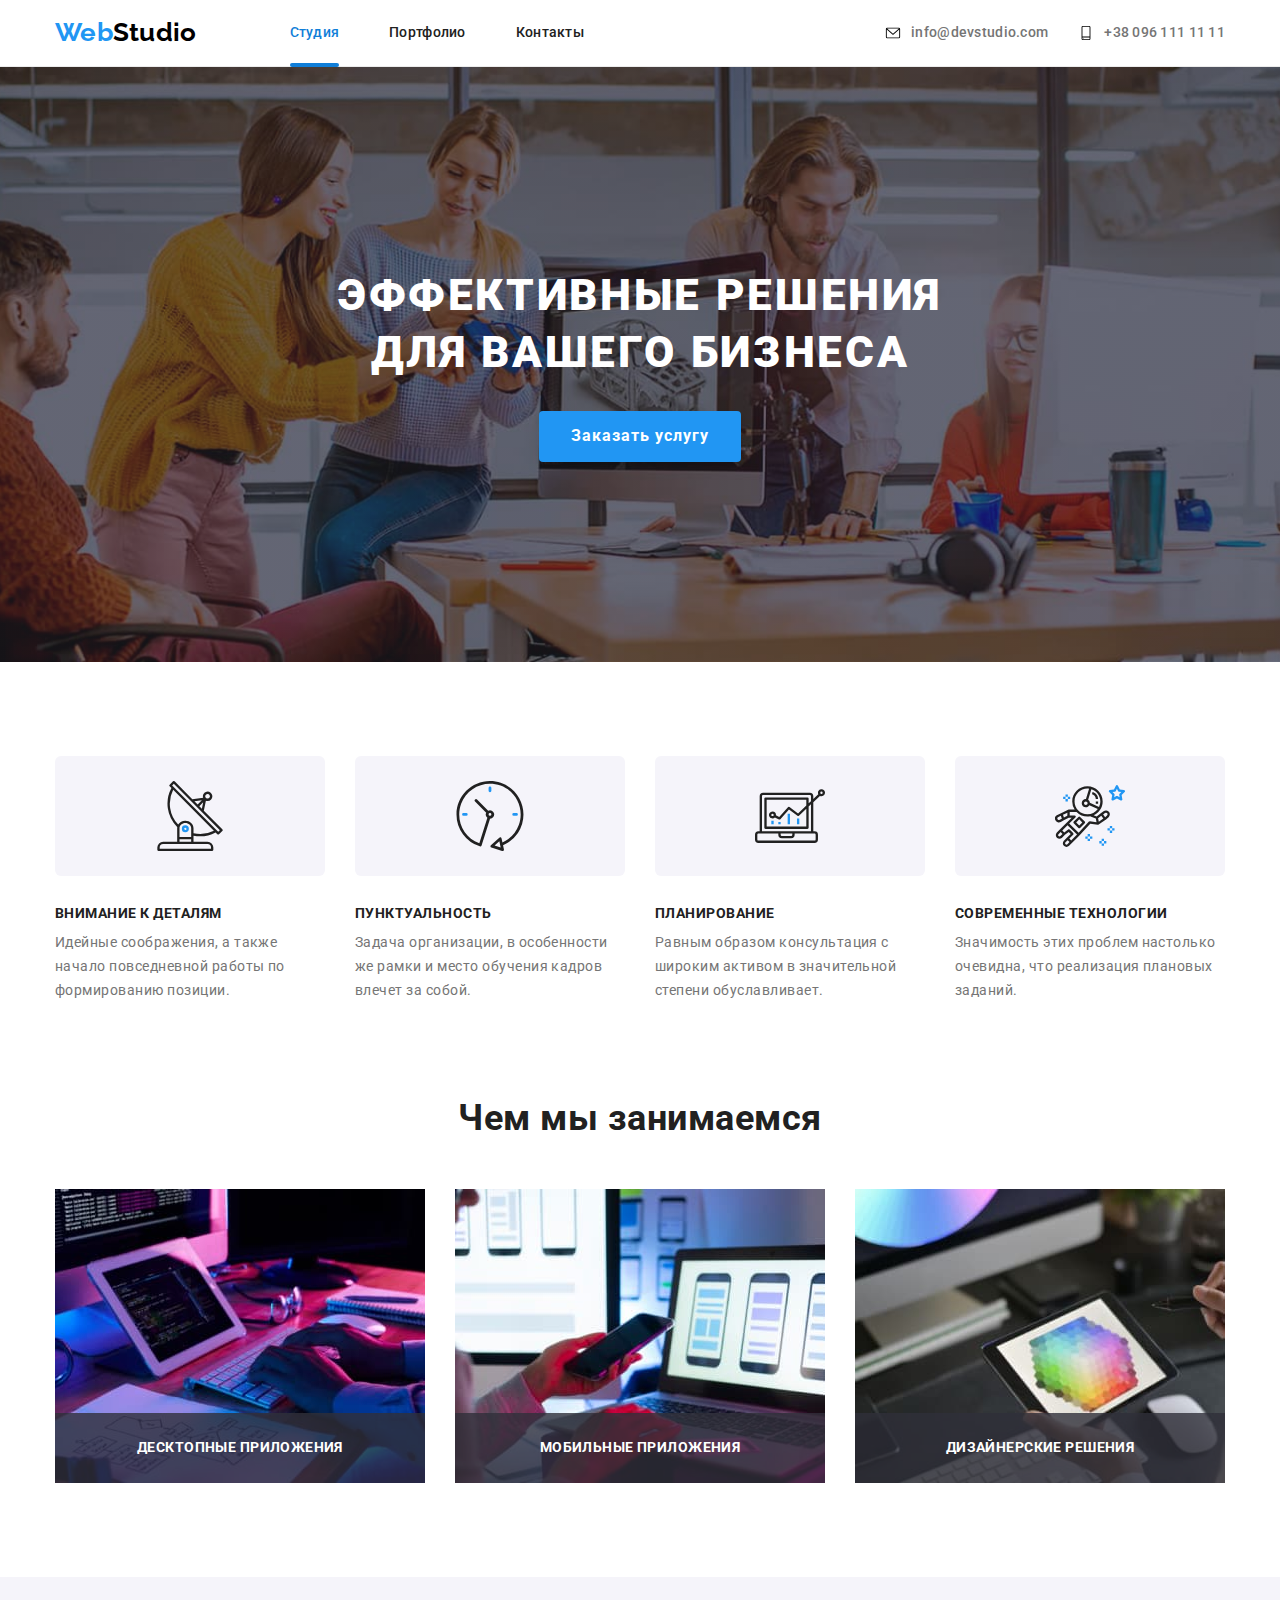
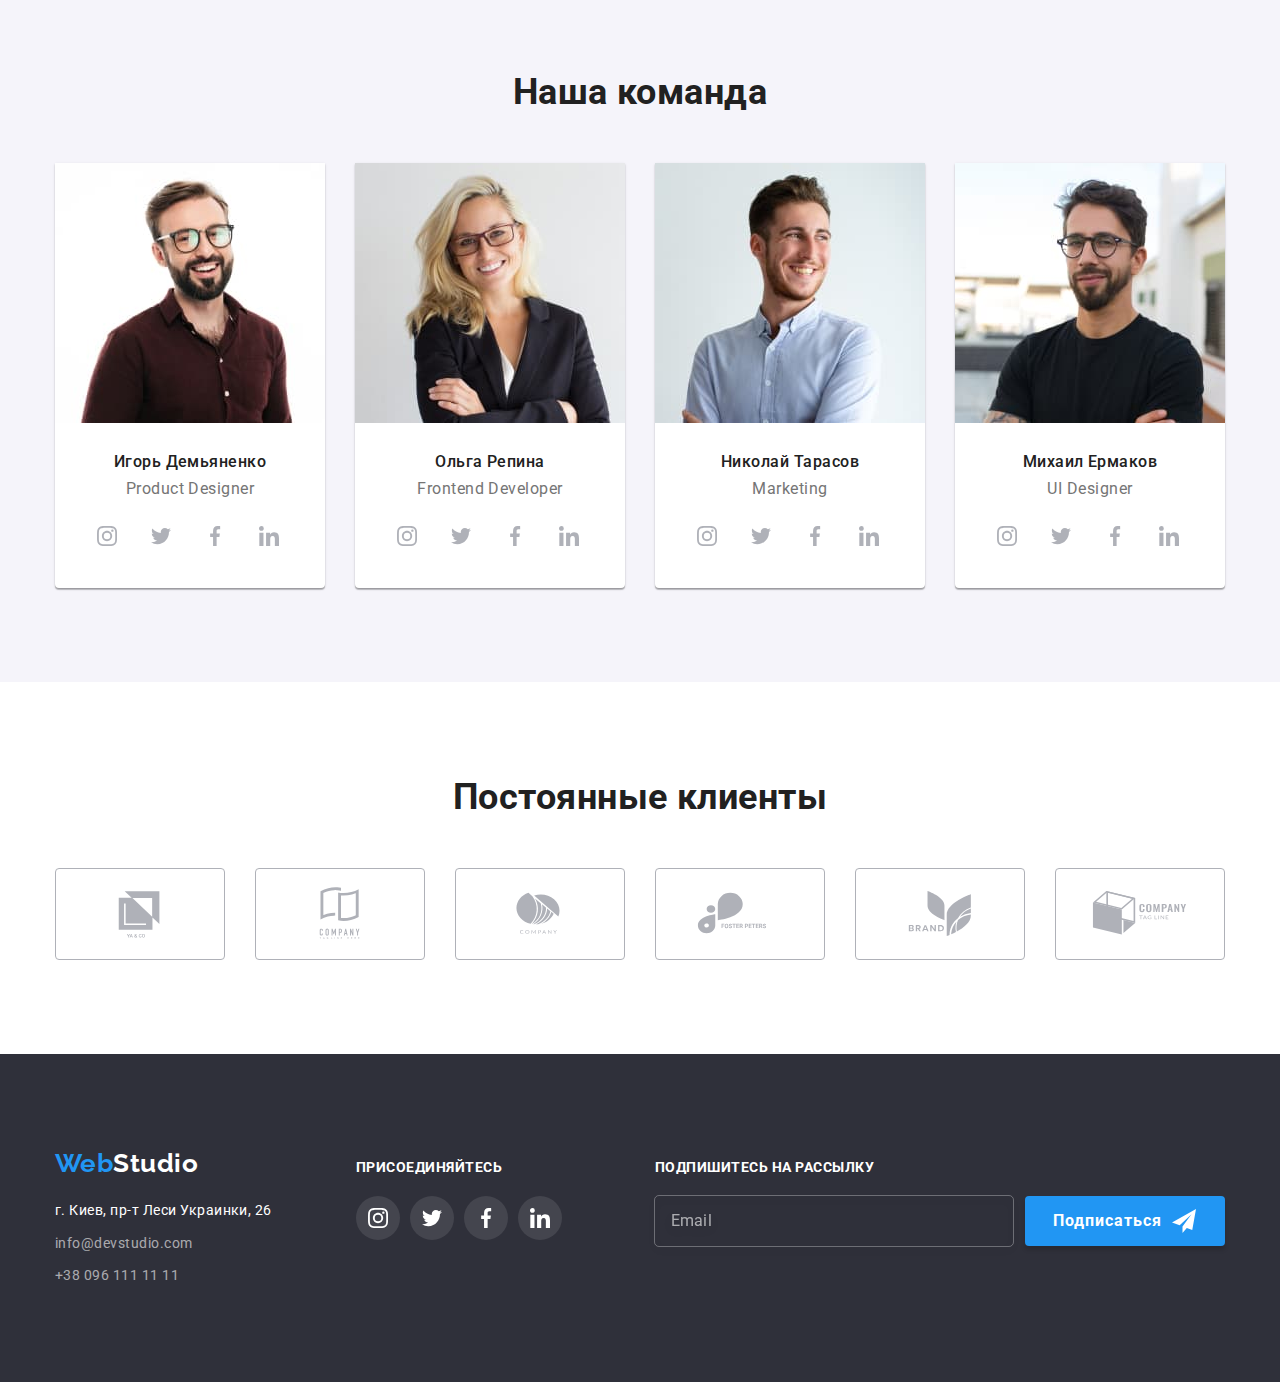
<file: index.html>
<!DOCTYPE html>
<html lang="ru">
<head>
	<meta charset="UTF-8">
	<meta http-equiv="X-UA-Compatible" content="IE=edge">
	<meta name="viewport" content="width=device-width, initial-scale=1.0"> 
	<title>studio</title>
	<link rel="preconnect" href="https://fonts.googleapis.com">
	<link rel="preconnect" href="https://fonts.gstatic.com" crossorigin>
	<link href="https://fonts.googleapis.com/css2?family=Raleway:wght@700&family=Roboto:wght@400;500;700;900&display=swap"
		rel="stylesheet">
	<link rel="stylesheet" href="https://cdnjs.cloudflare.com/ajax/libs/modern-normalize/1.1.0/modern-normalize.min.css">
	<link rel="stylesheet" href="./css/style.css">
</head>
<body>
	<!-- ! header -->
		<header class="header">
				<div class="header-nav container">
					<nav class="nav">
						<a class="logo" href="./index.html"><span class="logo-first-words">Web</span>Studio</a>
						<ul class="nav-list ">
							<li class="nav-link nav-link--active"><a class="link link-active" href="./index.html">Студия</a></li>
							<li class="nav-link"><a class=" link " href="./portfolio.html">Портфолио</a></li>
							<li class="nav-link"><a class=" link " href="./contact.html">Контакты</a></li>
						</ul>
					</nav>
					<ul class="nav-contact nav" >
						<li class="contact-list ">
							<a class="contact-link link " href="mailto:info@devstudio.com">
								<span class="link-icon"><svg width="16" height="16">
									<use href="./images/sprite.svg#icon-mail"></use>
								</svg></span>info@devstudio.com
							</a>
						</li>
						
						<li class="contact-list ">
							<a class="contact-link link" href="tel:+380961111111"> <span class="link-icon ">
								<svg width="16" height="16">
									<use href="./images/sprite.svg#icon-phone"></use>
								</svg></span>+38 096 111 11 11</a>
						</li>
					</ul>
				</div>
		</header>
	<!--! main -->
	
<main>
	<!-- !Hero -->
<section class="section hero">
		<div class=" container">
			<div class="hero-text">
				<h1 class="hero-title">Эффективные решения <br /> для  вашего бизнеса</h1>
				<button class="button" type="button" data-modal-open>Заказать услугу</button>
			</div>
		</div>
</section>



	<!--! Peculiarities -->
<section class="section">
	<div class="peculiarities container">
		<h2 class="visually-title" >Особенности</h2>
		<ul class="feature">
			<li class="feature-list">
				<div class="feature-box"><svg class="box-icon"> 
					<use  href="./images/sprite.svg#icon-antenna-1" width="70" height="70" ></use> 
				</svg></div>
				<h3 class="feature-title">Внимание к деталям</h3>
				<p class="feature-text">Идейные соображения, а также начало повседневной работы по формированию позиции.</p>
			</li>
			<li class="feature-list">
				<div class="feature-box"><svg class="box-icon">
					<use href="./images/sprite.svg#icon-clock-1" width="70" height="70"></use>
				</svg></div>
				<h3 class="feature-title">Пунктуальность</h3>
				<p class="feature-text">Задача организации, в особенности же рамки и место обучения кадров влечет за собой.</p>
			</li>
			<li class="feature-list">
				<div class="feature-box"><svg class="box-icon">
					<use href="./images/sprite.svg#icon-diagram-1" width="70" height="70"></use>
				</svg></div>
				<h3 class="feature-title">Планирование</h3>
				<p class="feature-text">Равным образом консультация с широким активом в значительной степени обуславливает.</p>
			</li>
			<li class="feature-list">
				<div class="feature-box"><svg class="box-icon">
					<use href="./images/sprite.svg#icon-astronaut-1" width="70" height="70"></use>
				</svg></div>
				<h3 class="feature-title">Современные технологии</h3>
				<p class="feature-text">Значимость этих проблем настолько очевидна, что реализация плановых заданий.</p>
			</li>
		</ul>
	</div>
</section>

<!-- ! What are we doing -->
<section class="section-about section">
	<div class="container">
		<h2 class="section-title ">Чем мы занимаемся</h2>
		<ul class="applications ">
			<li class="applications-list"><img class="img" src="./images/img.jpg" width="370" height="294" alt="Блок схема">
			<h3 class="applications-deskription">Десктопные приложения</h3>
			</li>
			<li class="applications-list"><img src="./images/img-1.jpg" width="370" height="294" alt="Мобильные приложение">
				<h3 class="applications-deskription">Мобильные приложения</h3>
			</li>
			</li>
			<li class="applications-list"><img src="./images/img-2.jpg" width="370" height="294" alt="Планшет">
				<h3 class="applications-deskription">Дизайнерские решения</h3>
			</li>
			</li>
		</ul>
	</div>
</section>

<!-- ! Our command -->
<section class="team section" >
	<div class="container">
		<h2 class="section-title ">Наша команда</h2>
		<ul class="team-list">
		<li class="team-card">
				<img class="team-img" src="./images/img-3.jpg" width="270" height="260" alt="фото">
				<div class="card-text-tumb">
					
						<h3 class="team-card-name">Игорь Демьяненко</h3>
						<p class="team-card-job">Product Designer</p>
					<div class="team-social">
						<a class="social-box">
							<svg width="20" height="20">
								<use href="./images/sprite.svg#icon-instagram-2"></use>
							</svg>
						</a>
						<a class="social-box">
							<svg width="20" height="20">
								<use href="./images/sprite.svg#icon-twitter-1"></use>
							</svg>
						</a>
						<a class="social-box">
							<svg width="20" height="20">
								<use href="./images/sprite.svg#icon-facebook-1"></use>
							</svg>
						</a>
						<a class="social-box">
							<svg width="20" height="20">
								<use href="./images/sprite.svg#icon-linkedin-1"></use>
							</svg>
						</a>
					</div>
				</div>
		</li>
		<li  class="team-card">
				<img class="team-img" src="./images/img-4.jpg" width="270" height="260" alt="фото">
				<div class="card-text-tumb">
					<h3 class="team-card-name">Ольга Репина</h3>
					<p class="team-card-job">Frontend Developer</p>
					<div class="team-social">
						<a class="social-box">
							<svg width="20" height="20">
								<use href="./images/sprite.svg#icon-instagram-2"></use>
							</svg>
						</a>
						<a class="social-box">
							<svg width="20" height="20">
								<use href="./images/sprite.svg#icon-twitter-1"></use>
							</svg>
						</a>
						<a class="social-box">
							<svg width="20" height="20">
								<use href="./images/sprite.svg#icon-facebook-1"></use>
							</svg>
						</a>
						<a class="social-box">
							<svg width="20" height="20">
								<use href="./images/sprite.svg#icon-linkedin-1"></use>
							</svg>
						</a>
					</div>
				</div>
		</li>
		<li  class="team-card">
				<img class="team-img" src="./images/img-5.jpg" width="270" height="260" alt="фото">
				<div class="card-text-tumb">
					<h3 class="team-card-name">Николай Тарасов</h3>
					<p class="team-card-job">Marketing</p>
					<div class="team-social">
						<a class="social-box">
							<svg width="20" height="20">
								<use href="./images/sprite.svg#icon-instagram-2"></use>
							</svg>
						</a>
						<a class="social-box">
							<svg width="20" height="20">
								<use href="./images/sprite.svg#icon-twitter-1"></use>
							</svg>
						</a>
						<a class="social-box">
							<svg width="20" height="20">
								<use href="./images/sprite.svg#icon-facebook-1"></use>
							</svg>
						</a>
						<a class="social-box">
							<svg width="20" height="20">
								<use href="./images/sprite.svg#icon-linkedin-1"></use>
							</svg>
						</a>
					</div>
				</div>
		
		</li>
		<li  class="team-card">
				<img class="team-img" src="./images/img-6.jpg" width="270" height="260" alt="фото">
				<div class="card-text-tumb">
					<h3 class="team-card-name">Михаил Ермаков</h3>
					<p class="team-card-job">UI Designer</p>
					<div class="team-social">
						<a class="social-box">
							<svg width="20" height="20">
								<use href="./images/sprite.svg#icon-instagram-2"></use>
							</svg>
						</a>
						<a class="social-box">
							<svg width="20" height="20">
								<use href="./images/sprite.svg#icon-twitter-1"></use>
							</svg>
						</a>
						<a class="social-box">
							<svg width="20" height="20">
								<use href="./images/sprite.svg#icon-facebook-1"></use>
							</svg>
						</a>
						<a class="social-box">
							<svg width="20" height="20">
								<use href="./images/sprite.svg#icon-linkedin-1"></use>
							</svg>
						</a>
					</div>
				</div>
		</li>
		</ul>

</div>
</section>

<section class="section">
	<div class="container">
		<h2 class="section-title ">Постоянные клиенты</h2>
		<ul class="client">
			<li class="client-logo">
				<svg width="106" height="60">
					<use href="./images/sprite.svg#icon-Logo-01"></use>
				</svg>
			</li>
			<li class="client-logo">
				<svg width="106" height="60">
					<use href="./images/sprite.svg#icon-Logo-02"></use>
				</svg>
			</li>
			<li class="client-logo">
				<svg width="106" height="60">
					<use href="./images/sprite.svg#icon-Logo-03"></use>
				</svg>
			</li>
			<li class="client-logo">
				<svg width="106" height="60">
					<use href="./images/sprite.svg#icon-Logo-04"></use>
				</svg>
			</li>
			<li class="client-logo">
				<svg width="106" height="60">
					<use href="./images/sprite.svg#icon-Logo-05"></use>
				</svg>
			</li>
			<li class="client-logo">
				<svg width="106" height="60">
					<use href="./images/sprite.svg#icon-Logo-06"></use>
				</svg>
			</li>
		</ul>
	</div>
</section>
<!-- main end -->
</main>



	<!-- ! Footer  -->
<footer class="section background-container ">
	<div class="container">
		<!-- address  -->
		<div class="address">
			<a class="logo" href="./index.html"><span class="logo-first-words">Web</span><span class="logo-second-word">Studio</span></a>
			<address>
				<ul class="address-list">
					<li class="address-item"><a class="item-map" href="https://goo.gl/maps/piqngm7oDQpEDh6u6" target="_blank" rel="noopener nofollow noreferrer">г. Киев, пр-т Леси Украинки, 26</a></li>
					<li class="address-item"><a class="item-contact"  href="mailto:info@devstudio.com" >info@devstudio.com</a></li>
					<li class="address-item"><a class="item-contact"  href="tel:+380961111111">+38 096 111 11 11</a></li>
				</ul>
				
			</address>
		</div>
		<!-- social -->

		<div class="connect">
			<h2 class="footer-title">присоединяйтесь</h2>
			<div class="connect-social">
						<a class="social-item">
							<svg width="20" height="20">
								<use href="./images/sprite.svg#icon-instagram-2"></use>
							</svg>
						</a>
					<a class="social-item">
						<svg width="20" height="20">
							<use href="./images/sprite.svg#icon-twitter-1"></use>
						</svg>
					</a>
					<a class="social-item">
						<svg width="20" height="20">
							<use href="./images/sprite.svg#icon-facebook-1"></use>
						</svg>
					</a>
					<a class="social-item">
						<svg width="20" height="20">
							<use href="./images/sprite.svg#icon-linkedin-1"></use>
						</svg>
					</a>
			</div>
		</div>

		<!-- fiel mail -->
		<form class="field__mail">
			<h2 class="footer-title">Подпишитесь на рассылку</h2>

			<div class="field__mail--box">
				<input type="email" class="field__mail--input" placeholder="Email">
				<button type="submit" class="button button-icon">Подписаться 
					<span class="button__icon">
						<svg  height="24" width="24">
							<use href="./images/sprite.svg#icon-icon-send"></use>
						</svg>
					</span>
				</button>
			</div>
				
		</form>

		<!-- end container  -->
	</div>
</footer>
<!-- ! Modal window -->
<div class="blackdrop is-hidden "data-modal  >
	<div class="modal">
		<!-- Close button -->
		<button class="modal-button" data-modal-close>
			<svg  width="18" height="18">
				<use href="./images/sprite.svg#icon-close-black-18dp-2-1"></use>
			</svg>
		</button>
		<h2 class="form__title">Оставьте свои данные, мы вам перезвоним</h2>
		<!-- input  -->
		<form class="form" action="#" action="#" method="post" netlify>
			
			<!-- name  -->
			<div class="form__field">
				<label class="form__label" for="name">Имя</label>
				<input class="form__input" type="text"  id="name" name="Имя" >
				<span class="form__icon"> <svg width="18" height="18">
					<use href="./images/sprite.svg#icon-person-black-18dp-1"></use>
				</svg>
				
			</span>
			</div>
			<!-- tel -->
			<div class="form__field">
				<label class="form__label" for="tel">Телефон</label>
				<input class="form__input" type="tel" id="tel" name="Телефон">
				<span class="form__icon"> <svg width="18" height="18">
					<use href="./images/sprite.svg#icon-phone-black-18dp-1"></use>
				</svg>
				</span>
			</div>
			<!-- mail -->
			<div class="form__field">
				<label class="form__label" for="email">Почта </label>
				<input class="form__input" type="email" id="email" name="Почта">
				<span class="form__icon"> <svg width="18" height="18">
						<use href="./images/sprite.svg#icon-email-black-18dp-1"></use>
					</svg>
				</span>
			</div>
			
			<!-- textarea -->
			<div class="form__field">
				<label class="form__label" for="comment">Комментарий</label>
				<textarea class="form__input textarea" type="text" rows="10" id="comment" name="Комментарий" placeholder="Введите коментарий"></textarea>
			</div>

			<!--checkbox -->

			<label class="form__checkbox" for="terms">
				<input type="checkbox" class="form__checkbox--checkbox" id="terms" name="Условия">
				<span class="form__checkbox--icon"></span>
				<span class="form__checkbox--text">Соглашаюсь с рассылкой и принимаю 
					<a href="#" class="form__checkbox--text-link"> Условия договора</a>
				</span>
			</label>


			<!--button -->
			<button type="submit" class="button">Отправить</button>
		</form>
	</div>
</div>

<script src="./js/modal.js"></script>
</body>
</html>
</file>
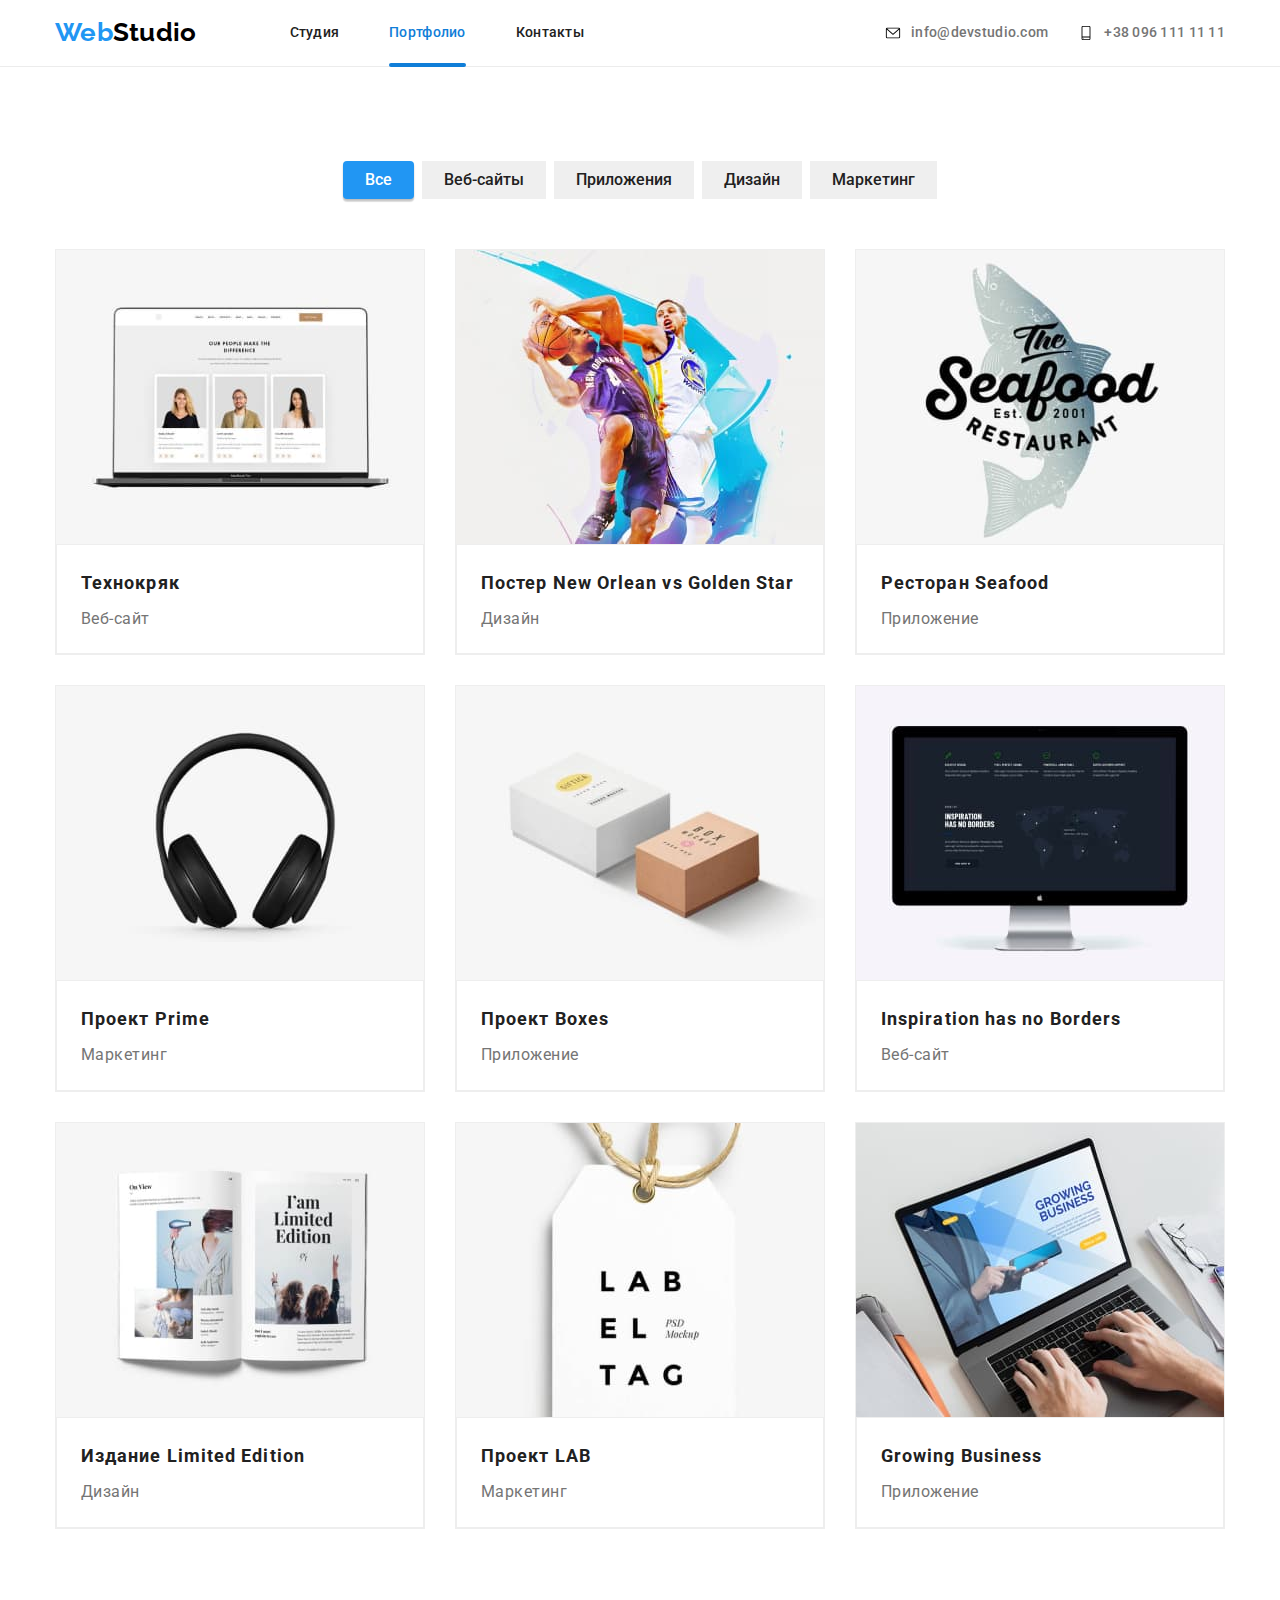
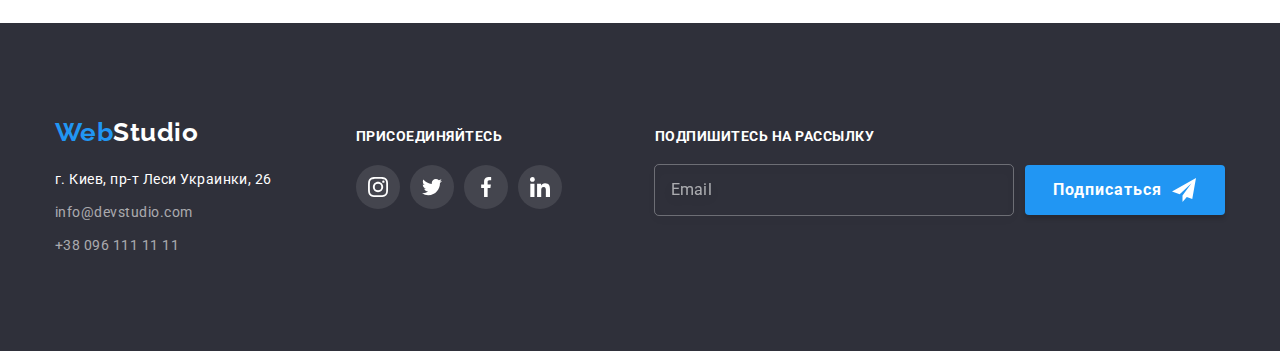
<file: portfolio.html>
<!DOCTYPE html>
<html lang="ru">
<head>
	<meta charset="UTF-8">
	<meta http-equiv="X-UA-Compatible" content="IE=edge">
	<meta name="viewport" content="width=device-width, initial-scale=1.0">
	<title>studio</title>
	<link rel="preconnect" href="https://fonts.googleapis.com">
	<link rel="preconnect" href="https://fonts.gstatic.com" crossorigin>
	<link
		href="https://fonts.googleapis.com/css2?family=Raleway:wght@700&family=Roboto:wght@400;500;700;900&display=swap"
		rel="stylesheet">
	<link rel="stylesheet"
		href="https://cdnjs.cloudflare.com/ajax/libs/modern-normalize/1.1.0/modern-normalize.min.css">
	<link rel="stylesheet" href="css/style.css">
</head>
<body>
	<!-- ! header -->
	<header>
		<div class="header">
			<div class="header-nav container">
				<nav class="nav">
					<a class="logo" href="./index.html"><span class="logo-first-words">Web</span>Studio</a>
					<ul class="nav-list ">
						<li class="nav-link"><a class="link" href="./index.html">Студия</a></li>
						<li class="nav-link nav-link--active"><a class=" link  link-active " href="./portfolio.html">Портфолио</a></li>
						<li class="nav-link"><a class="link " href="../goit-markup-hw-05/contact.html">Контакты</a></li>
					</ul>
				</nav>
				<ul class="nav-contact nav">
					<li class="contact-list ">
						<a class="contact-link" href="mailto:info@devstudio.com">
							<span class="link-icon"><svg width="16" height="16">
									<use href="./images/sprite.svg#icon-mail"></use>
								</svg></span>info@devstudio.com
						</a>
					</li>
	
					<li class="contact-list ">
						<a class="contact-link" href="tel:+380961111111"> <span class="link-icon ">
								<svg width="16" height="16">
									<use href="./images/sprite.svg#icon-phone"></use>
								</svg></span>+38 096 111 11 11</a>
					</li>
				</ul>
			</div>
		</div>
	</header>
	
	<!--! main -->
	<main>
		<section class="section">
		<div class="container">
				<h1 class="visually-title">Проекты</h1>
				<!-- ! filter  -->
				<ul class="filter-list">
					<li class="filter-item"><button class="filter filter-active">Все</button></li>
					<li class="filter-item"><button class="filter ">Веб-сайты</button></li>
					<li class="filter-item"><button class="filter ">Приложения</button></li>
					<li class="filter-item"><button class="filter ">Дизайн</button></li>
					<li class="filter-item"><button class="filter ">Маркетинг</button></li>
				</ul>
				<!--! project  -->
				<ul class="project-list">
					<li class="project">
						<a class="project-link" href="#"  target="_blank" rel="noopener nofollow noreferrer">
							
							<div class="project-link--img-container">
								<img class="project-img" src="./images/portfolio/img.jpg" alt="Ноутбук с сайтом" width="370" height="294">
								<div class="project-description--animate" >
									<p class="project-text">Ресурс предлагает комплексные предложения с разным уровнем функционала и сервисов. Все это позволит посетителю получить
									исчерпывающие сведения о компании или частном лице.
									</p>
								</div>
							</div>
							<div class="project-info">
								<h2 class="project-name">Технокряк</h2>
								<p class="project-description">Веб-сайт </p>
							</div>
						</a>
					</li>
					<li class="project">
						<a class="project-link" href="#" target="_blank" rel="noopener nofollow noreferrer">
							<div class="project-link--img-container">
								<img class="project-img" src="./images/portfolio/img-1.jpg" alt="Ноутбук с сайтом" width="370" height="294">
								<div class="project-description--animate">
									<p class="project-text">Ресурс предлагает комплексные предложения с разным уровнем функционала и сервисов. Все
										это позволит посетителю получить исчерпывающие сведения о компании или частном лице.
									</p>
								</div>
							</div>
						<div class="project-info">
							<h2 class="project-name">Постер New Orlean vs Golden Star</h2>
							<p class="project-description">Дизайн</p>
						</div>
						</a>
					</li>
					<li class="project">
						<a class="project-link" href="#" target="_blank" rel="noopener nofollow noreferrer">

						<div class="project-link--img-container">
							<img class="project-img" src="./images/portfolio/img-2.jpg" alt="Ноутбук с сайтом" width="370" height="294">
							<div class="project-description--animate">
								<p class="project-text">Ресурс предлагает комплексные предложения с разным уровнем функционала и сервисов. Все
									это позволит посетителю получить исчерпывающие сведения о компании или частном лице.
								</p>
							</div>
						</div>
						<div class="project-info">
							<h2 class="project-name">Ресторан Seafood</h2>
							<p class="project-description">Приложение</p>
						</div>
						</a>
					</li>
					<li class="project">
						<a class="project-link" href="#" target="_blank" rel="noopener nofollow noreferrer">
						<div class="project-link--img-container">
							<img class="project-img" src="./images/portfolio/img-3.jpg" alt="Ноутбук с сайтом" width="370" height="294">
							<div class="project-description--animate">
								<p class="project-text">Ресурс предлагает комплексные предложения с разным уровнем функционала и сервисов. Все
									это позволит посетителю получить исчерпывающие сведения о компании или частном лице.
								</p>
							</div>
						</div>
						<div class="project-info">
							<h2 class="project-name">Проект Prime</h2>
							<p class="project-description">Маркетинг</p>
						</div>
						</a>
					</li>
					<li class="project">
						<a class="project-link" href="#" target="_blank" rel="noopener nofollow noreferrer">
							<div class="project-link--img-container">
								<img class="project-img" src="./images/portfolio/img-4.jpg" alt="Ноутбук с сайтом" width="370" height="294">
								<div class="project-description--animate">
									<p class="project-text">Ресурс предлагает комплексные предложения с разным уровнем функционала и сервисов. Все
										это позволит посетителю получить исчерпывающие сведения о компании или частном лице.
									</p>
								</div>
							</div>
						
						<div class="project-info">
								<h2 class="project-name">Проект Boxes</h2>
								<p class="project-description">Приложение</p>
						</div>
						</a>
					</li>
					<li class="project">
						<a class="project-link" href="#" target="_blank" rel="noopener nofollow noreferrer">
							<div class="project-link--img-container">
								<img class="project-img" src="./images/portfolio/img-5.jpg" alt="Ноутбук с сайтом" width="370" height="294">
								<div class="project-description--animate">
									<p class="project-text">Ресурс предлагает комплексные предложения с разным уровнем функционала и сервисов. Все
										это позволит посетителю получить исчерпывающие сведения о компании или частном лице.
									</p>
								</div>
							</div>
						<div class="project-info">
							<h2 class="project-name">Inspiration has no Borders</h2>
							<p class="project-description">Веб-сайт</p>
						</div>
						</a>
					</li>
					<li class="project">
						<a class="project-link" href="#" target="_blank" rel="noopener nofollow noreferrer">
							<div class="project-link--img-container">
								<img class="project-img" src="./images/portfolio/img-6.jpg" alt="Ноутбук с сайтом" width="370" height="294">
								<div class="project-description--animate">
									<p class="project-text">Ресурс предлагает комплексные предложения с разным уровнем функционала и сервисов. Все
										это позволит посетителю получить исчерпывающие сведения о компании или частном лице.
									</p>
								</div>
							</div>
						
						<div class="project-info">
							<h2 class="project-name">Издание Limited Edition</h2>
							<p class="project-description">Дизайн</p>
						</div>
						</a>
					</li>
					<li class="project">
						<a class="project-link" href="#" target="_blank" rel="noopener nofollow noreferrer">
						<div class="project-link--img-container">
							<img class="project-img" src="./images/portfolio/img-7.jpg" alt="Ноутбук с сайтом" width="370" height="294">
							<div class="project-description--animate">
								<p class="project-text">Ресурс предлагает комплексные предложения с разным уровнем функционала и сервисов. Все
									это позволит посетителю получить исчерпывающие сведения о компании или частном лице.
								</p>
							</div>
						</div>
						
						<div class="project-info">
							<h2 class="project-name">Проект LAB</h2>
							<p class="project-description">Маркетинг</p>
						</div>
						</a>
					</li>
					<li class="project">
						<a class="project-link" href="#" target="_blank" rel="noopener nofollow noreferrer">
						<div class="project-link--img-container">
							<img class="project-img" src="./images/portfolio/img-8.jpg" alt="Ноутбук с сайтом" width="370" height="294">
							<div class="project-description--animate">
								<p class="project-text">Ресурс предлагает комплексные предложения с разным уровнем функционала и сервисов. Все
									это позволит посетителю получить исчерпывающие сведения о компании или частном лице.
								</p>
							</div>
						</div>
						
						<div class="project-info">
								<h2 class="project-name">Growing Business</h2>
								<p class="project-description">Приложение</p>
						</div>
						</a>
					</li>
				</ul>
		</div>
		</section>
		<!-- main end -->
	</main>


	<!-- ! Footer  -->
	<footer class="section background-container ">
		<div class="container">
			<!-- address  -->
			<div class="address">
				<a class="logo" href="./index.html"><span class="logo-first-words">Web</span><span
						class="logo-second-word">Studio</span></a>
				<address>
					<ul class="address-list">
						<li class="address-item"><a class="item-map" href="https://goo.gl/maps/piqngm7oDQpEDh6u6"
								target="_blank" rel="noopener nofollow noreferrer">г. Киев, пр-т Леси Украинки, 26</a></li>
						<li class="address-item"><a class="item-contact"
								href="mailto:info@devstudio.com">info@devstudio.com</a></li>
						<li class="address-item"><a class="item-contact" href="tel:+380961111111">+38 096 111 11 11</a></li>
					</ul>
	
				</address>
			</div>
			<!-- social -->
	
			<div class="connect">
				<h2 class="footer-title">присоединяйтесь</h2>
				<div class="connect-social">
					<a class="social-item">
						<svg width="20" height="20">
							<use href="./images/sprite.svg#icon-instagram-2"></use>
						</svg>
					</a>
					<a class="social-item">
						<svg width="20" height="20">
							<use href="./images/sprite.svg#icon-twitter-1"></use>
						</svg>
					</a>
					<a class="social-item">
						<svg width="20" height="20">
							<use href="./images/sprite.svg#icon-facebook-1"></use>
						</svg>
					</a>
					<a class="social-item">
						<svg width="20" height="20">
							<use href="./images/sprite.svg#icon-linkedin-1"></use>
						</svg>
					</a>
				</div>
			</div>
	
			<!-- fiel mail -->
			<form class="field__mail">
				<h2 class="footer-title">Подпишитесь на рассылку</h2>
	
				<div class="field__mail--box">
					<input type="email" class="field__mail--input" placeholder="Email">
					<button type="submit" class="button button-icon">Подписаться
						<span class="button__icon">
							<svg height="24" width="24">
								<use href="./images/sprite.svg#icon-icon-send"></use>
							</svg>
						</span>
					</button>
				</div>
	
			</form>
	
			<!-- end container  -->
		</div>
	</footer>
</body>

</html>
</file>
<file: css/style.css>
:root {
  --active-color: #2196f3;
  --hover-color: #107ed8;
  --title-color: #212121;
  --text-color: #757575;
  --bg-color: #2f303a;
  --white-color: #ffffff;
}
* {
  box-sizing: border-box;
}
*,
::before,
::after {
  box-sizing: border-box;
}
img {
  display: block;
}
body {
  font-family: "Roboto";
  font-style: normal;
  font-size: 16px;
  color: var(--title-color);
  background-color: var(--white-color);
  letter-spacing: 0.03em;
}
h1,
h2,
h3,
h4,
h5,
h6,
p,
ul {
  margin: 0px;
}
.section {
  padding: 94px 0;
}
.container {
  width: 1200px;
  padding-left: 15px;
  padding-right: 15px;
  margin: 0 auto;
}

/* ! button */
.button {
  background: #2196f3;
  box-shadow: 0px 4px 4px rgba(0, 0, 0, 0.15);
  color: var(--white-color);
  border-radius: 4px;
  padding: 10px 32px;
  min-width: 200px;

  font-weight: 700;
  line-height: 1.9;
  align-items: center;
  text-align: center;
  letter-spacing: 0.06em;

  border: none;
  cursor: pointer;
  transition: background-color 250ms cubic-bezier(0.4, 0, 0.2, 1),
    transform 250ms cubic-bezier(0.4, 0, 0.2, 1);
}
.button:hover,
.button:focus {
  background-color: var(--hover-color);
  transform: scale(1.02);
}
/*? button end */

/* *font style */
.section-title {
  font-weight: 700;
  font-size: 36px;
  line-height: 42px;
  text-align: center;
  margin-bottom: 50px;
}

.visually-title {
  position: absolute;
  width: 1px;
  height: 1px;
  margin: -1px;
  border: 0;
  padding: 0;
  white-space: nowrap;
  clip-path: inset(100%);
  clip: rect(0 0 0 0);
  overflow: hidden;
}

/* *font style  end*/

/* ! Header  */
.header {
  border-bottom: 1px solid #ececec;
  box-sizing: border-box;
}
.header-nav {
  display: flex;
  align-items: center;
  box-sizing: border-box;
}
.logo {
  display: block;
  margin-right: 93px;
  font-family: "Raleway";
  font-size: 26px;
  font-weight: 700;
  color: #000000;
  line-height: 31px;
  font-size: 26px;
  text-decoration: none;
}
.logo-first-words {
  color: var(--active-color);
}
.logo-second-word {
  color: var(--white-color);
}
.main-nav {
  display: flex;
}
.nav {
  display: flex;
  align-items: center;
  font-weight: 500;
  font-size: 14px;
  line-height: 1.14;
  letter-spacing: 0.02em;
}
.nav-list {
  padding: 0;
  margin: 0px;
  display: flex;
  list-style-type: none;
}
.nav-list .nav-link + .nav-link {
  margin-left: 50px;
}

.nav-link {
  position: relative;
  height: 100%;
  width: 100%;
  display: flex;
}

.link {
  padding: 25px 0px 25px 0px;
  color: var(--title-color);
  text-decoration: none;
}

.nav-link::after {
  position: absolute;
  content: "";
  height: 4px;

  width: 0;
  bottom: -1px;
  right: 0;
  background: var(--hover-color);
  transition: left 250ms cubic-bezier(0.4, 0, 0.2, 1),
    width 250ms cubic-bezier(0.4, 0, 0.2, 1);
  border-radius: 2px;
}
.nav-link--active::after {
  position: absolute;
  content: "";
  bottom: -1;
  left: 0;
  height: 4px;
  width: 100%;
  background: var(--hover-color);
  transition: left 250ms cubic-bezier(0.4, 0, 0.2, 1),
    width 250ms cubic-bezier(0.4, 0, 0.2, 1),
    color 250ms cubic-bezier(0.4, 0, 0.2, 1);
  will-change: left, width;
  border-radius: 2px;
}

.nav-link:hover .link {
  color: var(--hover-color);
}

.nav-link:hover::after,
.nav-link:focus::after {
  left: 0;
  width: 100%;
}

.link-active {
  color: var(--hover-color);
}

.nav-contact {
  padding: 0;
  margin: 0;
  margin-left: auto;
  display: flex;
  text-decoration: none;
  list-style-type: none;
}
.contact-list {
  padding: 0;
  margin: 0px;
  display: flex;
  list-style-type: none;
  margin-right: 30px;
}
.contact-list:last-child {
  margin: 0;
}
.contact-link {
  display: flex;
  color: var(--text-color);
  text-decoration: none;
  transition: fill 250ms cubic-bezier(0.4, 0, 0.2, 1),
    color 250ms cubic-bezier(0.4, 0, 0.2, 1);
}
.contact-link:hover {
  color: var(--hover-color);
  fill: var(--hover-color);
}

.link-icon {
  width: 16px;
  height: 16px;
  margin-right: 10px;
  fill: inherit;
  vertical-align: middle;
}
/* ? header end  */

/* ! hero */
.hero {
  margin: 0 auto;
  max-width: 1600px;
  padding-top: 200px;
  padding-bottom: 200px;
  text-align: center;

  background-image: linear-gradient(
      to top,
      rgba(47, 48, 58, 0.4),
      rgba(47, 48, 58, 0.4)
    ),
    url(../images/hero.jpg);
  background-repeat: no-repeat;
  background-position: center;
  background-size: cover;
}
.hero-text {
  margin: 0 auto;
  width: 700px;
}
.hero-title {
  margin-bottom: 30px;
  font-weight: 900;
  font-size: 44px;
  line-height: 1.3;
  text-align: center;
  letter-spacing: 0.06em;
  text-transform: uppercase;
  color: var(--white-color);
}

/* !  Peculiarities*/
.peculiarities {
  display: flex;
}

.feature {
  padding: 0px;
  display: flex;
  flex-wrap: wrap;
  list-style-type: none;
}

.feature-box {
  display: flex;
  justify-content: center;
  align-items: center;
  width: 270px;
  height: 120px;

  border-radius: 6px;
  background: #f5f4fa;
  margin-bottom: 30px;
}

.box-icon {
  width: 70px;
  height: 70px;
}

.feature-list {
  width: 270px;
  margin-right: 30px;
  margin-bottom: 30px;
}

.feature-list:nth-child(4n) {
  margin-right: 0px;
}
.feature-list:nth-last-child(-n + 4) {
  margin-bottom: 0px;
}

.feature-title {
  margin-bottom: 10px;
  font-size: 14px;
  line-height: 1.1;
  text-transform: uppercase;
}
.feature-text {
  font-size: 14px;
  line-height: 1.7;
  color: var(--text-color);
}

/* ! What are we doing  */
.section-about {
  padding-top: 0px;
}
.applications {
  list-style-type: none;
  display: flex;
  margin: 0 auto;
  justify-content: space-between;
  padding: 0;
}
.applications-list {
  position: relative;
  width: 370px;
  margin-right: 30px;
  transition: all 0.3s ease;
}

.applications-list:last-child() {
  margin: 0;
}

.applications-deskription {
  font-weight: 700;
  font-size: 14px;
  line-height: 1.14;
  text-align: center;
  letter-spacing: 0.03em;
  text-transform: uppercase;

  position: absolute;
  bottom: 0;

  width: 100%;
  padding: 27px 0;

  color: var(--white-color);
  background-color: rgba(47, 48, 58, 0.8);
  transition: transform 250ms cubic-bezier(0.4, 0, 0.2, 1);
}

.applications-list:hover,
.applications-list:focus {
  transform: scale(1.05);
}

/* ! Our command */
.team {
  background-color: #f5f4fa;
}
.team-list {
  margin: 0;
  padding: 0;
  display: flex;
  flex-wrap: wrap;
  list-style-type: none;
}

.card-text-tumb {
  padding: 30px;
}
.team-card {
  width: 270px;

  margin-right: 30px;
  margin-bottom: 30px;
  box-shadow: 0px 1px 3px rgba(0, 0, 0, 0.12), 0px 1px 1px rgba(0, 0, 0, 0.14),
    0px 2px 1px rgba(0, 0, 0, 0.2);
  background-color: #ffffff;
  border-radius: 0px 0px 4px 4px;

  text-align: center;
  line-height: 1.1;
  transition: transform 250ms cubic-bezier(0.4, 0, 0.2, 1);
}

.team-card:hover {
  transform: scale(1.05);
}

.team-card:nth-child(4n) {
  margin-right: 0px;
}

.team-card:nth-last-child(-n + 4) {
  margin-bottom: 0px;
}

.team-card-name {
  margin-bottom: 10px;
  font-weight: 500;
  font-size: 16px;
  color: #212121;
}

.team-card-job {
  margin-bottom: 16px;
  font-size: 16px;
  color: var(--text-color);
}

.team-social {
  display: flex;
  width: 206px;
  list-style: none;
}
.social-box {
  display: flex;
  width: 44px;
  height: 44px;
  align-items: center;
  justify-content: center;
  margin-right: 10px;

  background-color: #ffffff;
  fill: #afb1b8;
  border-radius: 50%;
  transition: fill 250ms cubic-bezier(0.4, 0, 0.2, 1),
    background-color 250ms cubic-bezier(0.4, 0, 0.2, 1);
}
.social-box:last-child {
  margin: 0;
}

.social-box:hover {
  fill: var(--white-color);
  background-color: var(--hover-color);
}

/* * main studio end  */
/* ! filter  */
.filter-list {
  padding: 0;
  display: flex;
  justify-content: center;
  font-weight: 500;
  line-height: 1.6;

  margin-bottom: 50px;

  text-align: center;
  list-style-type: none;
}

.filter-item {
  margin-right: 8px;
}

.filter {
  padding: 6px 22px;
  font: inherit;
  cursor: pointer;
  color: var(--title-color);
  border: none;
}

.filter-item:last-child {
  margin-right: 0px;
}

.filter-active,
.filter:hover,
.filter:focus {
  color: var(--white-color);
  background-color: var(--active-color);

  box-shadow: 0px 3px 1px rgba(0, 0, 0, 0.1), 0px 1px 2px rgba(0, 0, 0, 0.08),
    0px 2px 2px rgba(0, 0, 0, 0.12);
  border-radius: 4px;
}
/* ! project  */
.project-list {
  padding: 0;
  display: flex;
  flex-wrap: wrap;
  list-style-type: none;
}

.project:nth-child(3n) {
  margin-right: 0px;
}
.project:nth-last-child(-n + 3) {
  margin-bottom: 0px;
}
.project {
  width: 370px;
  background: #ffffff;
  border: 1px solid #eeeeee;
  margin-bottom: 30px;
  margin-right: 30px;
  transition: box-shadow 250ms cubic-bezier(0.4, 0, 0.2, 1);
}
.project-link {
  position: relative;
  text-decoration: none;
}
.project:hover {
  box-shadow: 0px 1px 1px rgba(0, 0, 0, 0.12), 0px 4px 4px rgba(0, 0, 0, 0.06),
    1px 4px 6px rgba(0, 0, 0, 0.16);
}
.project-link--img-container {
  position: relative;
  overflow: hidden;
  height: 294px;
}

.project-description--animate {
  display: flex;
  justify-content: center;
  align-items: center;
  position: absolute;
  top: 0;

  width: 100%;
  height: 100%;
  overflow: hidden;
  transform: translateY(103%);
  background-color: rgba(33, 150, 243, 0.9);
  transition: transform 0.25s cubic-bezier(0.4, 0, 0.2, 1),
    width 0.25s cubic-bezier(0.4, 0, 0.2, 1);
}

.project:hover .project-description--animate {
  transform: translateY(0);
}

.project-text {
  margin-left: 24px;
  margin-right: 24px;

  font-weight: 400;
  font-size: 18px;
  line-height: 1.55;
  letter-spacing: 0.03em;
  color: #ffffff;
}

.project-info {
  border: 1px solid #eeeeee;
  position: relative;
  padding: 20px 24px 20px 24px;
}

/* текст */
.project-name {
  font-size: 18px;
  line-height: 2;
  letter-spacing: 0.06em;
  color: var(--title-color);

  margin-bottom: 4px;
}

.project-description {
  font-weight: 400;
  line-height: 1.8;
  color: var(--text-color);
}

/*! client */
.client {
  padding: 0;
  display: flex;
}
.client-logo {
  border: 1px solid #afb1b8;
  border-radius: 4px;
  display: flex;
  justify-content: center;
  align-items: center;
  width: 170px;
  height: 92px;
  fill: #afb1b8;
  margin-right: 30px;
  transition: transform 250ms cubic-bezier(0.4, 0, 0.2, 1),
    border 250ms cubic-bezier(0.4, 0, 0.2, 1),
    fill 250ms cubic-bezier(0.4, 0, 0.2, 1);
}
.client-logo:hover,
.client:focus {
  fill: var(--hover-color);
  border: 1px solid #2196f3;
  transform: scale(1.05);
}
.client-logo:last-child {
  margin: 0;
}

/* ! footer  */
.background-container {
  background-color: var(--bg-color);
}
.background-container > .container {
  display: flex;
  flex-wrap: wrap;
}
.address {
  color: var(--white-color);
  width: 231px;
  margin-right: 70px;
}
.address > .logo {
  margin: 0 0 20px 0;
}
.address-list {
  padding: 0px;
  margin: 0px;
  list-style-type: none;
  font-style: normal;
  font-weight: 400;
  font-size: 14px;
  line-height: 1.7;
}
.address-item:not(:last-child) {
  margin-bottom: 9px;
}

.item-map {
  text-decoration: none;
  color: var(--white-color);
}
.item-contact {
  color: rgba(255, 255, 255, 0.6);
  text-decoration: none;
  transition: color 250ms cubic-bezier(0.4, 0, 0.2, 1);
}
.item-contact:hover {
  color: var(--hover-color);
}
/* .footer-social{
	display: flex;
} */
.connect {
  padding-top: 12px;
  margin-right: 93px;
}
.footer-title {
  font-weight: 700;
  font-size: 14px;
  line-height: 1.14;
  text-transform: uppercase;
  color: var(--white-color);

  margin-bottom: 20px;
}

.connect-social {
  padding: 0;
  display: flex;
  margin-right: 10px;
  width: 206px;
  list-style: none;
}
.connect-social:last-child {
  margin: 0;
}

.social-item {
  display: flex;
  width: 44px;
  height: 44px;
  align-items: center;
  justify-content: center;
  margin-right: 10px;

  background-color: rgba(255, 255, 255, 0.1);
  fill: var(--white-color);
  border-radius: 50%;
  transition: background-color 250ms cubic-bezier(0.4, 0, 0.2, 1);
}

.social-item:last-child {
  margin: 0;
}

.social-item:hover {
  background-color: var(--hover-color);
}
.field__mail--box {
  display: flex;
}

.field__mail {
  padding-top: 12px;
}

.field__mail--input {
  padding: 15px 16px;
  margin-right: 12px;
  width: 358px;
  height: 50px;

  border: none;
  background-color: transparent;
  outline: 1px solid rgba(255, 255, 255, 0.3);
  filter: drop-shadow(0px 4px 4px rgba(0, 0, 0, 0.15));
  border-radius: 4px;
  /* outline: none; */

  font-size: 16px;
  line-height: 1.25;
  color: rgba(255, 255, 255, 0.6);
}
.field__mail--input:focus {
  outline: 1px solid var(--active-color);
  color: var(--white-color);
}

.field__mail--input::placeholder {
  font-weight: 400;
  font-size: 16px;
  line-height: 1.25;
  color: rgba(255, 255, 255, 0.6);
}

.button__icon {
  display: flex;
  justify-content: center;
  align-items: center;
  width: 24px;
  height: 24px;
  margin-left: 10px;
}

.button-icon {
  display: flex;
  padding: 10px 28px;
  fill: var(--white-color);
}

/*? footer end  */

/*! modal window  */
.blackdrop {
  position: fixed;
  top: 0;
  left: 0;
  padding: 20px;
  width: 100%;
  height: 100%;
  background: rgba(0, 0, 0, 0.2);
  opacity: 1;
  transition: opacity 250ms cubic-bezier(0.4, 0, 0.2, 1);
}

.blackdrop.is-hidden {
  pointer-events: none;
  opacity: 0;
}
.blackdrop.is-hidden .modal {
  transform: translate(-50%, -50%) scale(0.2);
  opacity: 0;
}

.modal {
  display: flex;
  flex-direction: column;

  position: relative;
  top: 50%;
  left: 50%;
  transform: translate(-50%, -50%) scale(1);
  padding: 40px;

  width: 528px;
  height: 581px;
  background: #ffffff;
  box-shadow: 0px 1px 3px rgba(0, 0, 0, 0.12), 0px 1px 1px rgba(0, 0, 0, 0.14),
    0px 2px 1px rgba(0, 0, 0, 0.2);
  border-radius: 4px;
  opacity: 1;
  transition: transform 250ms cubic-bezier(0.4, 0, 0.2, 1),
    opacity 250ms cubic-bezier(0.4, 0, 0.2, 1);
}

.modal-button {
  position: absolute;
  right: 8px;
  top: 8px;

  display: flex;
  flex-direction: column;
  justify-content: center;
  align-items: center;

  width: 30px;
  height: 30px;
  border-radius: 50%;
  background: #ffffff;
  border: 1px solid rgba(0, 0, 0, 0.1);
  transition: backgound 250ms cubic-bezier(0.4, 0, 0.2, 1),
    fill 250ms cubic-bezier(0.4, 0, 0.2, 1);
}

.modal-button:hover {
  fill: var(--hover-color);
}

.form .button {
  display: block;
  margin: 0 auto;
}

.form__title {
  font-weight: 700;
  font-size: 20px;
  line-height: 1.5;
  text-align: center;

  color: var(--title-color);
  margin-bottom: 12px;
}

.form__field {
  display: block;
  margin-bottom: 10px;
  font-size: 12px;
  font-weight: 400;
  font-size: 12px;
  line-height: 14px;

  letter-spacing: 0.01em;
  color: var(--text-color);

  position: relative;
}

/* Input  */
.form__input {
  margin-top: 4px;
  width: 100%;
  border: 1px solid rgba(33, 33, 33, 0.2);
  border-radius: 4px;
  padding: 11px 12px 11px 42px;
  font-size: 14px;
  outline: none;
  transition: border 250ms cubic-bezier(0.4, 0, 0.2, 1),
    fill 250ms cubic-bezier(0.4, 0, 0.2, 1);
}
.textarea {
  padding: 11px 16px 11px 16px;
}

.form__input:focus {
  border: 1px solid var(--active-color);
}
.form__icon {
  position: absolute;
  top: 50%;
  outline: none;
  left: 12px;
}
.form__input:focus ~ .form__icon {
  fill: var(--active-color);
}

.form__field textarea {
  margin-top: 4px;
  width: 100%;
  height: 120px;

  border: 1px solid rgba(33, 33, 33, 0.2);
  border-radius: 4px;
  padding: 11px 16px;
  font-size: 14px;
  resize: none;
}

::placeholder {
  font-weight: 400;
  font-size: 14px;
  line-height: 1.14;
  letter-spacing: 0.01em;

  color: rgba(117, 117, 117, 0.5);
}

/* сheckbox */
.form__checkbox {
  display: flex;
  align-items: center;
  justify-content: center;

  font-weight: 400;
  font-size: 14px;
  line-height: 24px;

  color: var(--text-color);
  margin-bottom: 30px;
}

.form__checkbox--checkbox {
  display: inline-block;
  position: absolute;
  width: 1px;
  height: 1px;
  margin: -1px;
  border: 0;
  padding: 0;

  white-space: nowrap;
  clip-path: inset(100%);
  clip: rect(0 0 0 0);
  overflow: hidden;
  transition: backgound-color 250ms cubic-bezier(0.4, 0, 0.2, 1),
    background-image 250ms cubic-bezier(0.4, 0, 0.2, 1);
}
.form__checkbox--icon {
  display: inline-block;
  width: 16px;
  height: 16px;
  border: 1.7px solid var(--title-color);
  border-radius: 2px;
  margin-right: 7px;
}
.form__checkbox--checkbox:checked + .form__checkbox--icon {
  border-color: transparent;
  background-color: #2965ff;
  background-image: url(../images/svg/icon_checked.svg);
  background-size: contain;
  background-origin: border-box;
}

.form__checkbox--text {
  padding-top: 2px;
}

.form__checkbox--text-link {
  color: var(--active-color);
}
</file>
